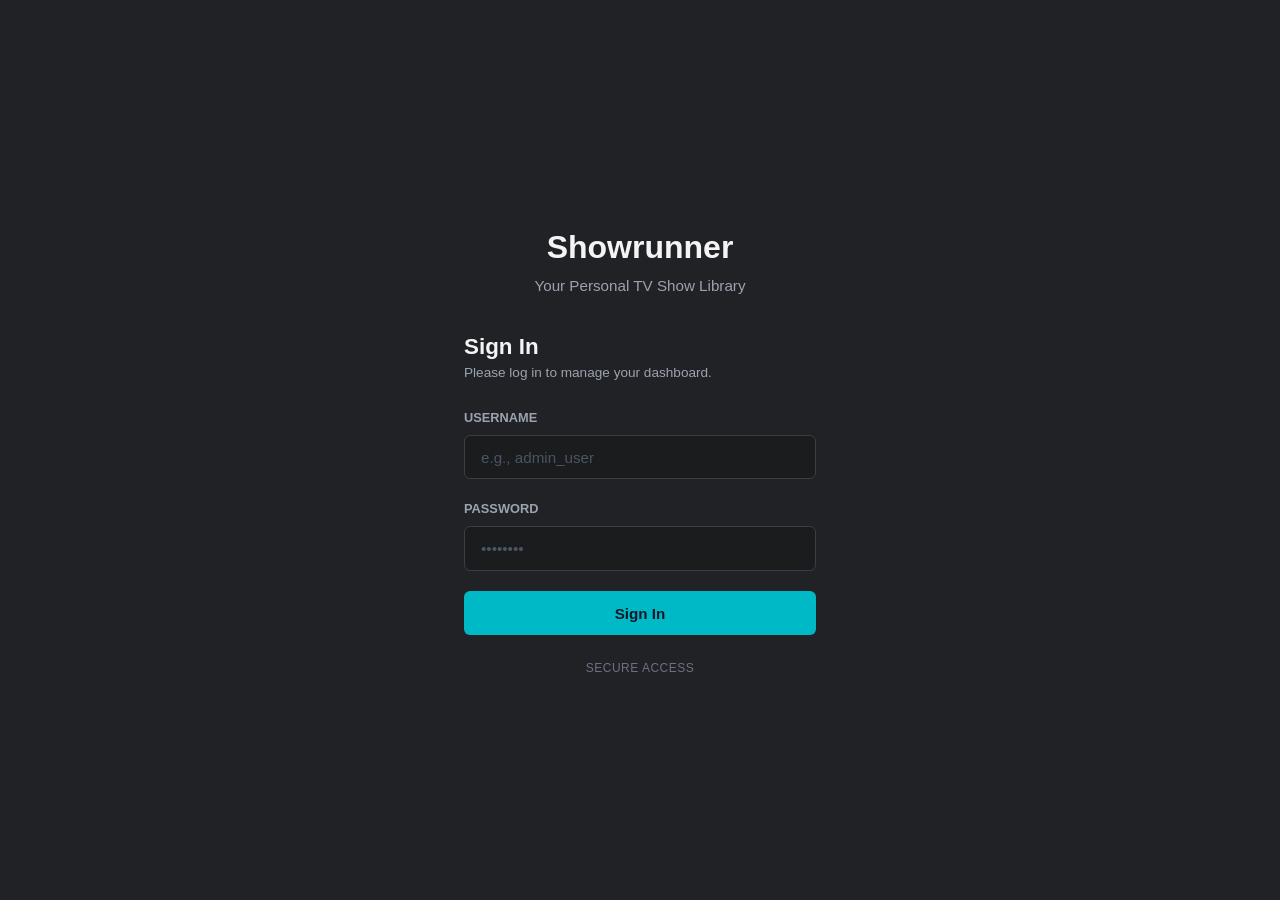
<file: index.html>
﻿<!DOCTYPE html>
<html lang="en">
<head>
    <meta charset="UTF-8">
    <meta name="viewport" content="width=device-width, initial-scale=1.0">
    <title>Showrunner | Sign In</title>
    <link rel="stylesheet" href="style.css">
</head>
<body>

    <div class="login-wrapper">
        <div class="brand-hero">
            <h1>Show<span>runner</span></h1>
            <p>Your Personal TV Show Library</p>
        </div>

        <div class="login-card">
            <div class="login-header">
                <h2>Sign In</h2>
                <p>Please log in to manage your dashboard.</p>
            </div>

            <form id="gatewayLoginForm">
                <div class="input-group">
                    <label for="username">Username</label>
                    <input type="text" id="username" placeholder="e.g., admin_user" required>
                </div>
                <div class="input-group">
                    <label for="password">Password</label>
                    <input type="password" id="password" placeholder="••••••••" required>
                </div>

                <button type="submit" class="action-btn primary-btn">Sign In</button>
            </form>

            <div class="login-footer">
                <p>Secure Access</p>
            </div>
        </div>
    </div>

    <script>
        document.getElementById('gatewayLoginForm').addEventListener('submit', (e) => {
            e.preventDefault();
            window.location.href = 'dashboard.html';
        });
    </script>
</body>
</html>
</file>
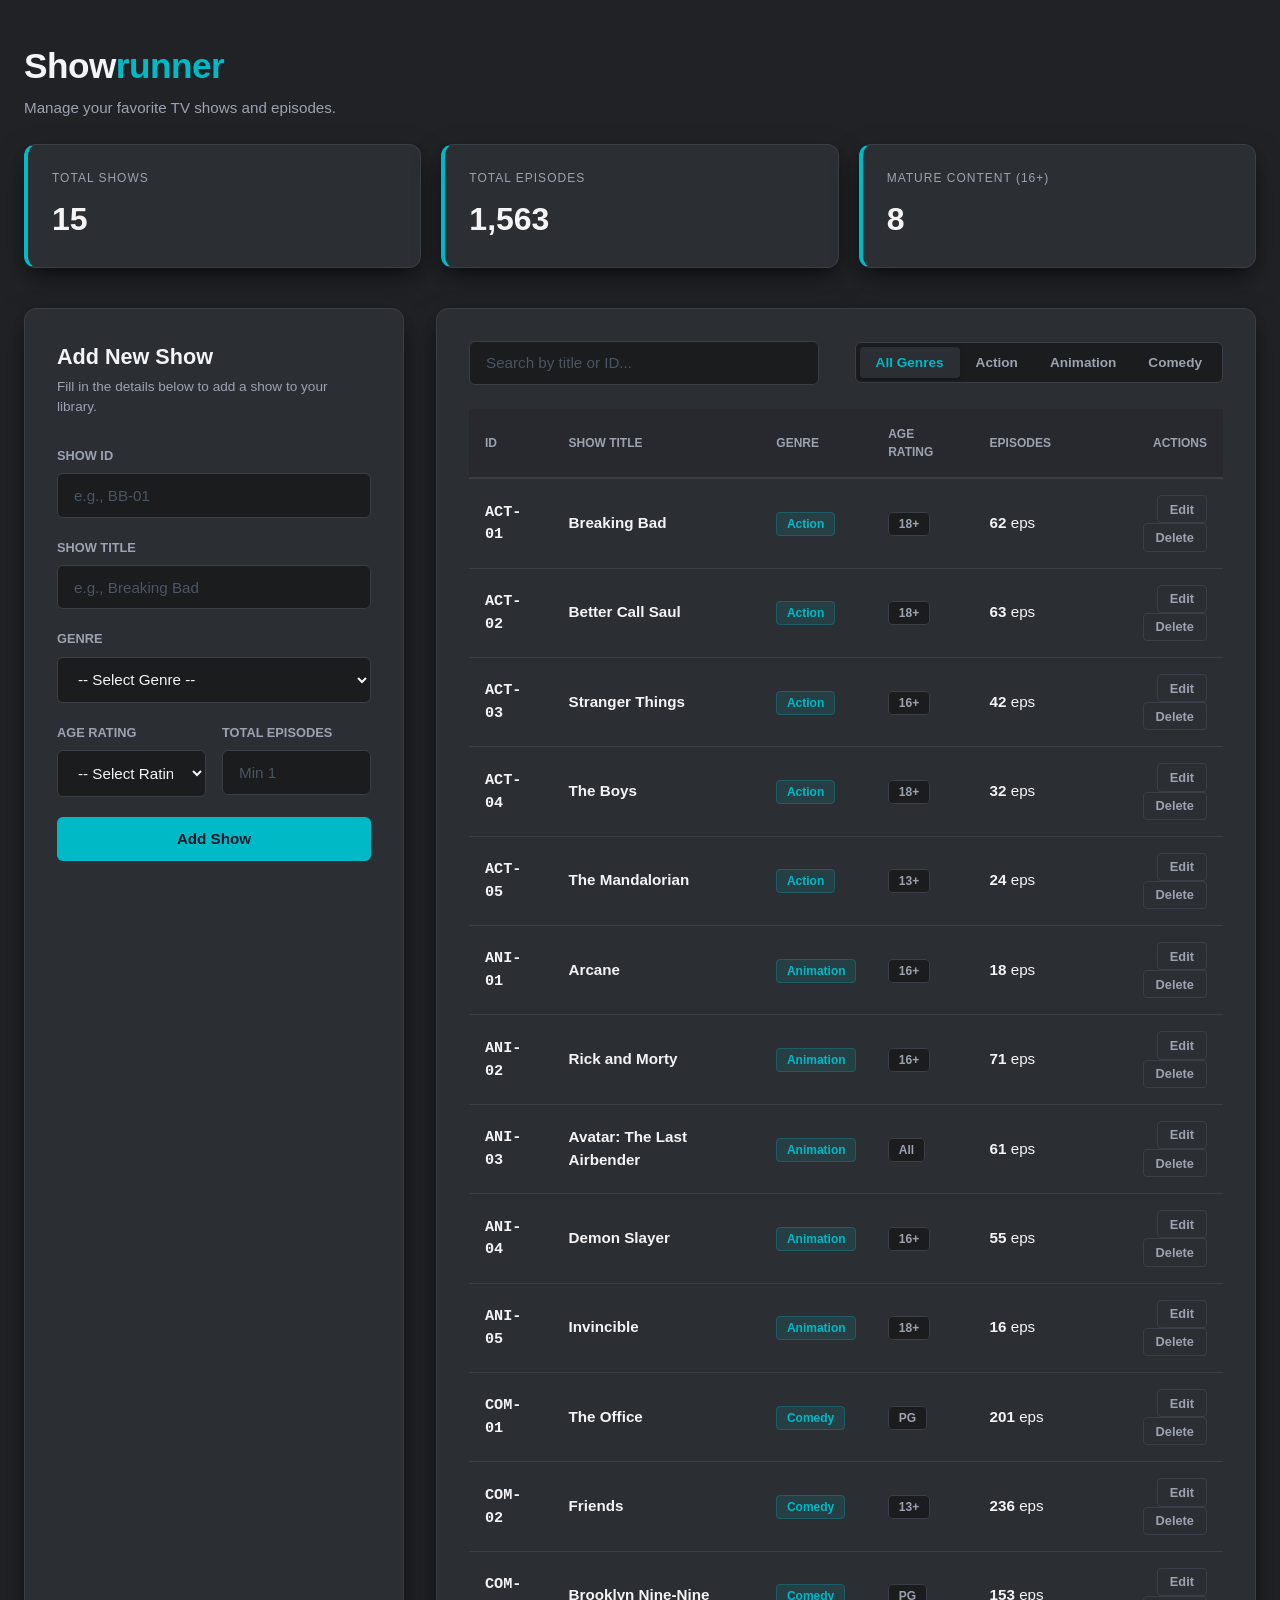
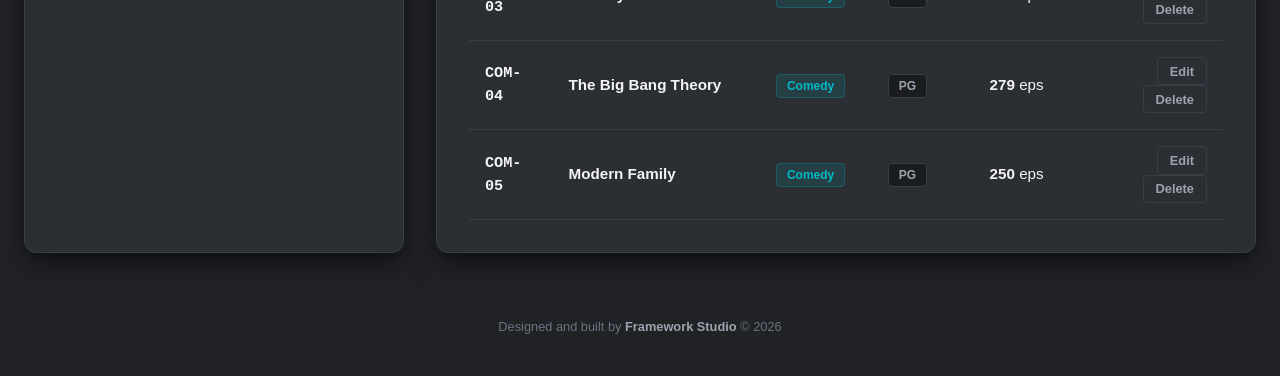
<file: dashboard.html>
<!DOCTYPE html>
<html lang="en">
<head>
    <meta charset="UTF-8">
    <meta name="viewport" content="width=device-width, initial-scale=1.0">
    <title>Showrunner | Dashboard</title>
    <link rel="stylesheet" href="style.css">
</head>
<body>

    <div class="app-container">
        <header class="app-header">
            <div class="branding">
                <h1>Show<span>runner</span></h1>
                <p>Manage your favorite TV shows and episodes.</p>
            </div>

            <div class="metrics-grid">
                <div class="metric-box">
                    <span class="box-label">Total Shows</span>
                    <h3 id="stat-total-shows">0</h3>
                </div>
                <div class="metric-box">
                    <span class="box-label">Total Episodes</span>
                    <h3 id="stat-total-episodes">0</h3>
                </div>
                <div class="metric-box">
                    <span class="box-label">Mature Content (16+)</span>
                    <h3 id="stat-mature-shows">0</h3>
                </div>
            </div>
        </header>

        <main class="workspace-grid">

            <section class="card-panel">
                <div class="panel-header">
                    <h2>Add New Show</h2>
                    <p>Fill in the details below to add a show to your library.</p>
                </div>

                <form id="seriesForm">
                    <div class="input-group">
                        <label for="seriesId">Show ID</label>
                        <input type="text" id="seriesId" placeholder="e.g., BB-01" required>
                    </div>

                    <div class="input-group">
                        <label for="seriesName">Show Title</label>
                        <input type="text" id="seriesName" placeholder="e.g., Breaking Bad" required>
                    </div>

                    <div class="input-group">
                        <label for="seriesCategory">Genre</label>
                        <select id="seriesCategory" required>
                            <option value="" disabled selected>-- Select Genre --</option>
                            <option value="Action">Action / Drama</option>
                            <option value="Animation">Animation</option>
                            <option value="Comedy">Comedy</option>
                        </select>
                    </div>

                    <div class="input-row">
                        <div class="input-group">
                            <label for="seriesAge">Age Rating</label>
                            <select id="seriesAge" required>
                                <option value="" disabled selected>-- Select Rating --</option>
                                <option value="All">General (All Ages)</option>
                                <option value="PG">PG</option>
                                <option value="13+">13+</option>
                                <option value="16+">16+</option>
                                <option value="18+">18+</option>
                            </select>
                        </div>
                        <div class="input-group">
                            <label for="seriesEpisodes">Total Episodes</label>
                            <input type="number" id="seriesEpisodes" placeholder="Min 1" min="1" required>
                        </div>
                    </div>

                    <button type="submit" class="action-btn primary-btn">Add Show</button>
                </form>
            </section>

            <section class="card-panel">
                <div class="catalog-controls">
                    <div class="search-wrapper">
                        <input type="text" id="catalogSearch" placeholder="Search by title or ID...">
                    </div>

                    <div class="filter-tabs" id="filterTabs">
                        <button class="tab-btn active" data-filter="All">All Genres</button>
                        <button class="tab-btn" data-filter="Action">Action</button>
                        <button class="tab-btn" data-filter="Animation">Animation</button>
                        <button class="tab-btn" data-filter="Comedy">Comedy</button>
                    </div>
                </div>

                <div class="table-container">
                    <table>
                        <thead>
                            <tr>
                                <th>ID</th>
                                <th>Show Title</th>
                                <th>Genre</th>
                                <th>Age Rating</th>
                                <th>Episodes</th>
                                <th style="text-align: right;">Actions</th>
                            </tr>
                        </thead>
                        <tbody id="catalogTableBody">
                        </tbody>
                    </table>
                </div>
            </section>
        </main>

        <footer class="studio-signature">
            <p>Designed and built by <span>Framework Studio</span> &copy; 2026</p>
        </footer>
    </div>

    <div id="updateModal" class="modal-overlay hidden">
        <div class="modal-card">
            <div class="modal-header">
                <h2>Edit Show Details</h2>
                <p>Updating details for: <span id="modalTargetId"></span></p>
            </div>
            <form id="modalUpdateForm">
                <input type="hidden" id="editIndex">

                <div class="input-group">
                    <label for="editName">Show Title</label>
                    <input type="text" id="editName" required>
                </div>

                <div class="input-group">
                    <label for="editCategory">Genre</label>
                    <select id="editCategory" required>
                        <option value="Action">Action / Drama</option>
                        <option value="Animation">Animation</option>
                        <option value="Comedy">Comedy</option>
                    </select>
                </div>

                <div class="input-row">
                    <div class="input-group">
                        <label for="editAge">Age Rating</label>
                        <select id="editAge" required>
                            <option value="All">General (All Ages)</option>
                            <option value="PG">PG</option>
                            <option value="13+">13+</option>
                            <option value="16+">16+</option>
                            <option value="18+">18+</option>
                        </select>
                    </div>
                    <div class="input-group">
                        <label for="editEpisodes">Number of Episodes</label>
                        <input type="number" id="editEpisodes" min="1" required>
                    </div>
                </div>

                <div class="modal-actions">
                    <button type="button" id="closeModalBtn" class="action-btn secondary-btn">Cancel</button>
                    <button type="submit" class="action-btn dynamic-accent-btn">Save Changes</button>
                </div>
            </form>
        </div>
    </div>

    <script src="app.js"></script>
</body>
</html>
</file>
<file: style.css>
:root {
    /* Premium Non-Navy Charcoal & Soft Stone Palette */
    --bg-canvas: #202226; /* Deep neutral warm slate background */
    --bg-card: #2B2E33; /* Balanced dark charcoal panels */
    --bg-input: #1A1C1E; /* Darker, clean wells for entry inputs */
    --text-main: #F4F4F6; /* Clean neutral off-white */
    --text-muted: #9CA3AF; /* Soft, readable silver-gray */
    --accent: #00B9C6; /* Your custom turquoise accent */
    --accent-hover: #009CA7; /* Rich turquoise for interaction feedback */
    --accent-light: rgba(0, 185, 198, 0.12);
    --danger: #F87171; /* Accessible, soft red for destructive items */
    --border: #3A3F47; /* Sleek custom divider borders */
    --shadow: 0 12px 30px -5px rgba(0, 0, 0, 0.5), 0 8px 16px -8px rgba(0, 0, 0, 0.5);
    --radius-lg: 12px;
    --radius-md: 6px;
}

/* --- Base Layout Rules --- */
* {
    margin: 0;
    padding: 0;
    box-sizing: border-box;
    font-family: -apple-system, BlinkMacSystemFont, "Segoe UI", Roboto, sans-serif;
}

body {
    background-color: var(--bg-canvas);
    color: var(--text-main);
    min-height: 100vh;
    line-height: 1.5;
}

.app-container {
    max-width: 1400px;
    margin: 0 auto;
    padding: 2.5rem 1.5rem;
}

/* --- Header & Summary Metrics --- */
.app-header {
    margin-bottom: 2.5rem;
}

.branding h1 {
    font-size: 2.2rem;
    font-weight: 800;
    letter-spacing: -0.5px;
}

    .branding h1 span {
        color: var(--accent);
    }

.branding p {
    color: var(--text-muted);
    font-size: 0.95rem;
    margin-top: 0.25rem;
}

.metrics-grid {
    display: grid;
    grid-template-columns: repeat(auto-fit, minmax(240px, 1fr));
    gap: 1.25rem;
    margin-top: 1.5rem;
}

.metric-box {
    background-color: var(--bg-card);
    border: 1px solid var(--border);
    border-radius: var(--radius-lg);
    padding: 1.5rem;
    box-shadow: var(--shadow);
    border-left: 4px solid var(--accent);
}

.box-label {
    display: block;
    font-size: 0.75rem;
    text-transform: uppercase;
    letter-spacing: 1px;
    color: var(--text-muted);
    margin-bottom: 0.5rem;
}

.metric-box h3 {
    font-size: 2rem;
    font-weight: 700;
}

/* --- Main Split Workspace Layout --- */
.workspace-grid {
    display: grid;
    grid-template-columns: 1fr;
    gap: 2rem;
}

@media (min-width: 992px) {
    .workspace-grid {
        grid-template-columns: 380px 1fr;
    }
}

/* --- Component Block Containers --- */
.card-panel {
    background-color: var(--bg-card);
    border: 1px solid var(--border);
    border-radius: var(--radius-lg);
    padding: 2rem;
    box-shadow: var(--shadow);
}

.panel-header {
    margin-bottom: 1.75rem;
}

    .panel-header h2 {
        font-size: 1.35rem;
        font-weight: 700;
    }

    .panel-header p {
        font-size: 0.85rem;
        color: var(--text-muted);
        margin-top: 0.25rem;
    }

/* --- Input Fields --- */
form .input-group {
    margin-bottom: 1.25rem;
}

form label {
    display: block;
    font-size: 0.8rem;
    font-weight: 600;
    color: var(--text-muted);
    margin-bottom: 0.5rem;
    text-transform: uppercase;
}

.input-row {
    display: grid;
    grid-template-columns: 1fr 1fr;
    gap: 1rem;
}

input, select {
    background-color: var(--bg-input);
    border: 1px solid var(--border);
    color: var(--text-main);
    padding: 0.8rem 1rem;
    border-radius: var(--radius-md);
    width: 100%;
    font-size: 0.95rem;
    transition: all 0.2s ease;
}

    input:focus, select:focus {
        outline: none;
        border-color: var(--accent);
        box-shadow: 0 0 0 3px rgba(0, 185, 198, 0.2);
    }

    input::placeholder {
        color: #4B5563;
    }

/* --- Buttons --- */
.action-btn {
    display: inline-block;
    width: 100%;
    border: none;
    padding: 0.85rem 1.5rem;
    border-radius: var(--radius-md);
    font-weight: 600;
    font-size: 0.95rem;
    cursor: pointer;
    transition: all 0.2s ease;
    text-align: center;
}

.primary-btn, .dynamic-accent-btn {
    background-color: var(--accent);
    color: #111827;
}

    .primary-btn:hover, .dynamic-accent-btn:hover {
        background-color: var(--accent-hover);
        transform: translateY(-1px);
    }

.secondary-btn {
    background-color: transparent;
    border: 1px solid var(--border);
    color: var(--text-muted);
}

    .secondary-btn:hover {
        background-color: var(--bg-input);
        color: var(--text-main);
    }

/* --- Filtering Controls & Navigation --- */
.catalog-controls {
    display: flex;
    flex-direction: column;
    gap: 1.25rem;
    margin-bottom: 1.5rem;
}

@media (min-width: 768px) {
    .catalog-controls {
        flex-direction: row;
        justify-content: space-between;
        align-items: center;
    }

    .search-wrapper {
        flex: 1;
        max-width: 350px;
    }
}

.filter-tabs {
    display: flex;
    background-color: var(--bg-input);
    padding: 0.25rem;
    border-radius: var(--radius-md);
    border: 1px solid var(--border);
}

.tab-btn {
    background: transparent;
    border: none;
    color: var(--text-muted);
    padding: 0.5rem 1rem;
    font-size: 0.85rem;
    font-weight: 600;
    border-radius: 4px;
    cursor: pointer;
    transition: all 0.2s ease;
}

    .tab-btn:hover {
        color: var(--text-main);
    }

    .tab-btn.active {
        background-color: var(--bg-card);
        color: var(--accent);
        box-shadow: 0 2px 4px rgba(0,0,0,0.15);
    }

/* --- Clean Modern Library Tables --- */
.table-container {
    width: 100%;
    overflow-x: auto;
}

table {
    width: 100%;
    border-collapse: collapse;
    text-align: left;
    font-size: 0.95rem;
}

th {
    font-size: 0.75rem;
    text-transform: uppercase;
    color: var(--text-muted);
    padding: 1rem;
    background-color: rgba(0, 0, 0, 0.1);
    border-bottom: 2px solid var(--border);
}

td {
    padding: 1rem;
    border-bottom: 1px solid var(--border);
}

tr:hover td {
    background-color: rgba(255, 255, 255, 0.01);
}

.tag-badge {
    background-color: var(--bg-input);
    color: var(--text-muted);
    font-size: 0.75rem;
    font-weight: 600;
    padding: 0.25rem 0.6rem;
    border-radius: 4px;
    border: 1px solid var(--border);
}

.genre-badge {
    background-color: var(--accent-light);
    color: var(--accent);
    border-color: rgba(0, 185, 198, 0.25);
}

.control-btn {
    background: transparent;
    border: 1px solid var(--border);
    color: var(--text-muted);
    padding: 0.35rem 0.75rem;
    font-size: 0.8rem;
    font-weight: 600;
    border-radius: 4px;
    cursor: pointer;
    margin-left: 0.5rem;
    transition: all 0.2s ease;
}

.edit-action:hover {
    border-color: var(--accent);
    color: var(--accent);
}

.delete-action:hover {
    border-color: var(--danger);
    color: var(--danger);
    background-color: rgba(248, 113, 113, 0.05);
}

/* --- Clean Center Sign-In UI --- */
.login-wrapper {
    min-height: 100vh;
    display: flex;
    flex-direction: column;
    justify-content: center;
    align-items: center;
    max-width: 400px;
    margin: 0 auto;
    padding: 1.5rem;
}

.brand-hero {
    text-align: center;
    margin-bottom: 2rem;
}

    .brand-hero p {
        color: var(--text-muted);
        font-size: 0.95rem;
        margin-top: 0.25rem;
    }

.login-card {
    width: 100%;
}

.login-header {
    margin-bottom: 1.5rem;
}

    .login-header h2 {
        font-size: 1.4rem;
    }

    .login-header p {
        font-size: 0.85rem;
        color: var(--text-muted);
    }

.login-footer {
    text-align: center;
    margin-top: 1.5rem;
    font-size: 0.75rem;
    text-transform: uppercase;
    letter-spacing: 0.5px;
    color: #6B7280;
}

/* --- Soft Blurring Overlay Modals --- */
.modal-overlay {
    position: fixed;
    top: 0;
    left: 0;
    width: 100%;
    height: 100%;
    background-color: rgba(26, 28, 30, 0.8);
    backdrop-filter: blur(5px);
    display: flex;
    justify-content: center;
    align-items: center;
    z-index: 1000;
}

.modal-card {
    background-color: var(--bg-card);
    border: 1px solid var(--border);
    border-radius: var(--radius-lg);
    padding: 2.5rem;
    width: 100%;
    max-width: 480px;
    box-shadow: var(--shadow);
}

.modal-header {
    margin-bottom: 1.75rem;
}

#modalTargetId {
    color: var(--accent);
    font-family: monospace;
    font-weight: 700;
}

.modal-actions {
    display: grid;
    grid-template-columns: 1fr 1fr;
    gap: 1rem;
    margin-top: 2rem;
}

.hidden {
    display: none !important;
}

.studio-signature {
    text-align: center;
    margin-top: 4rem;
    font-size: 0.8rem;
    color: #6B7280;
}

    .studio-signature span {
        color: var(--text-muted);
        font-weight: 600;
    }
</file>
